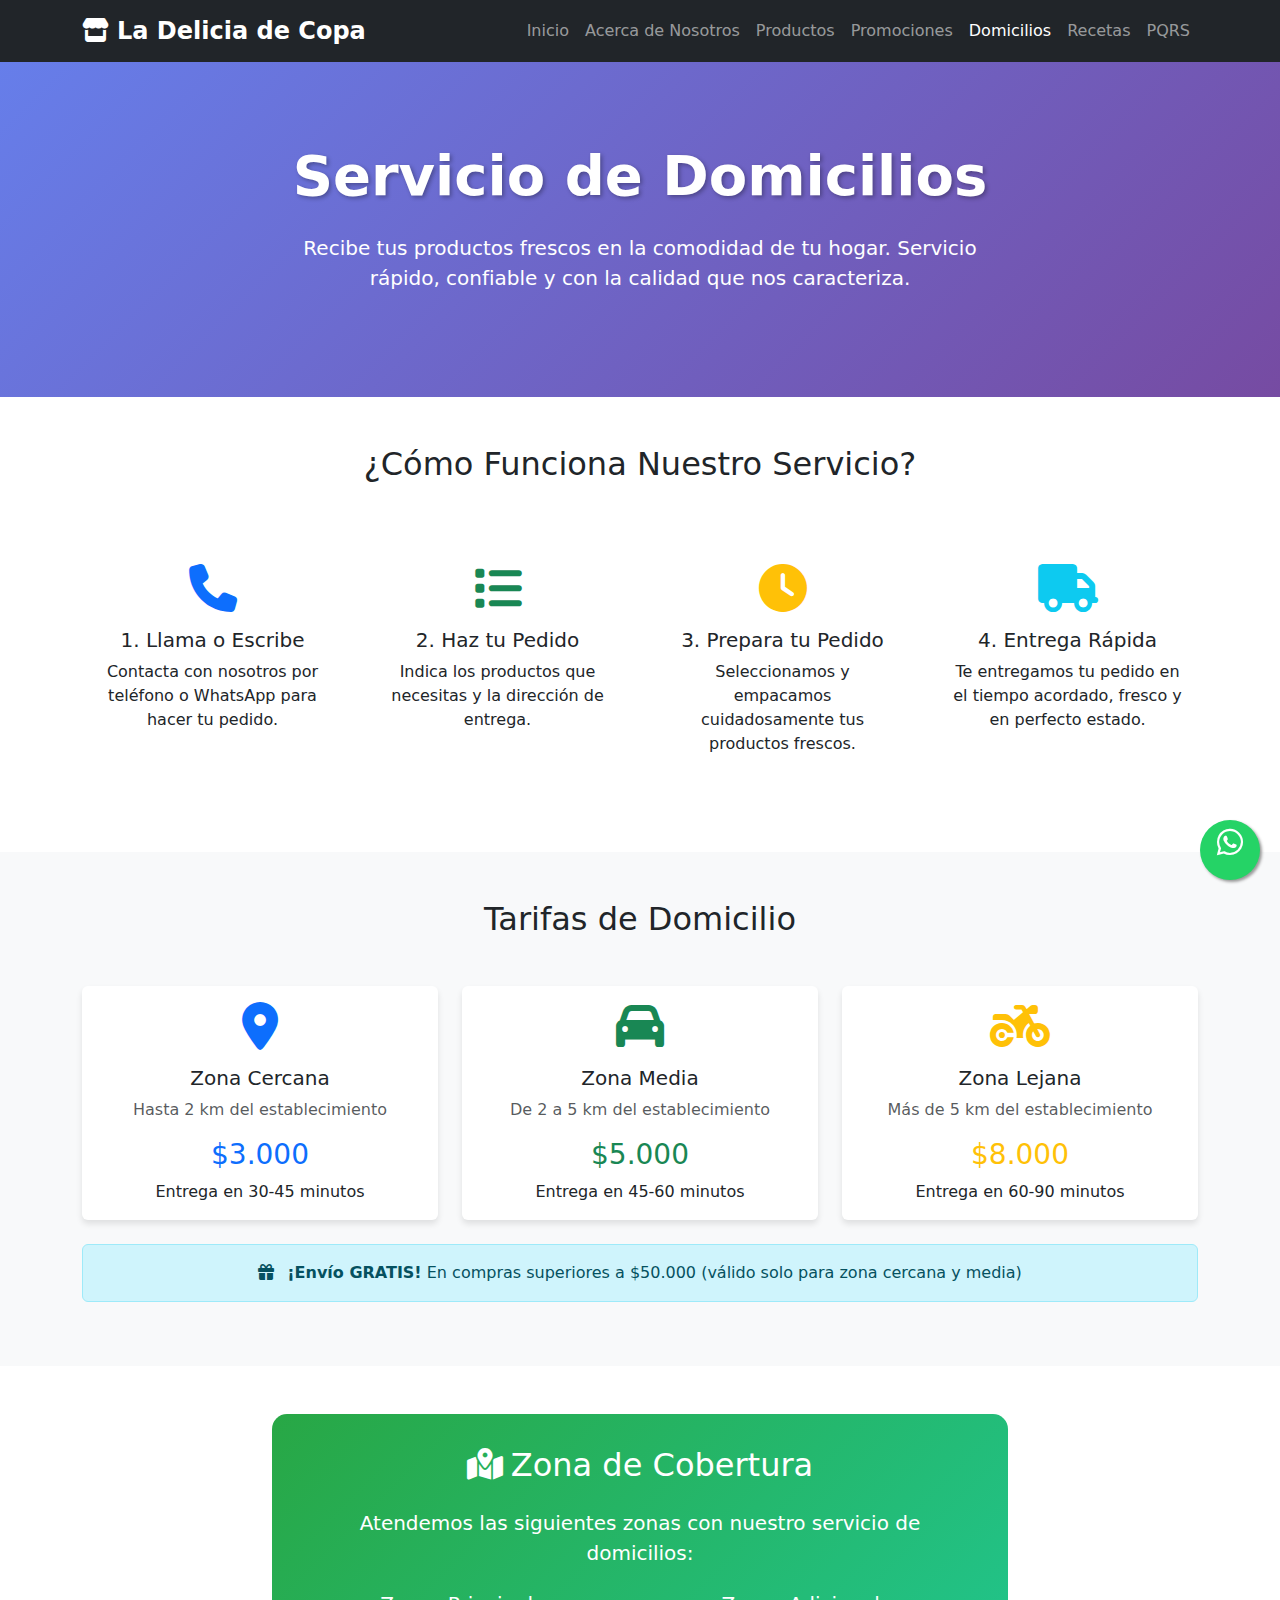
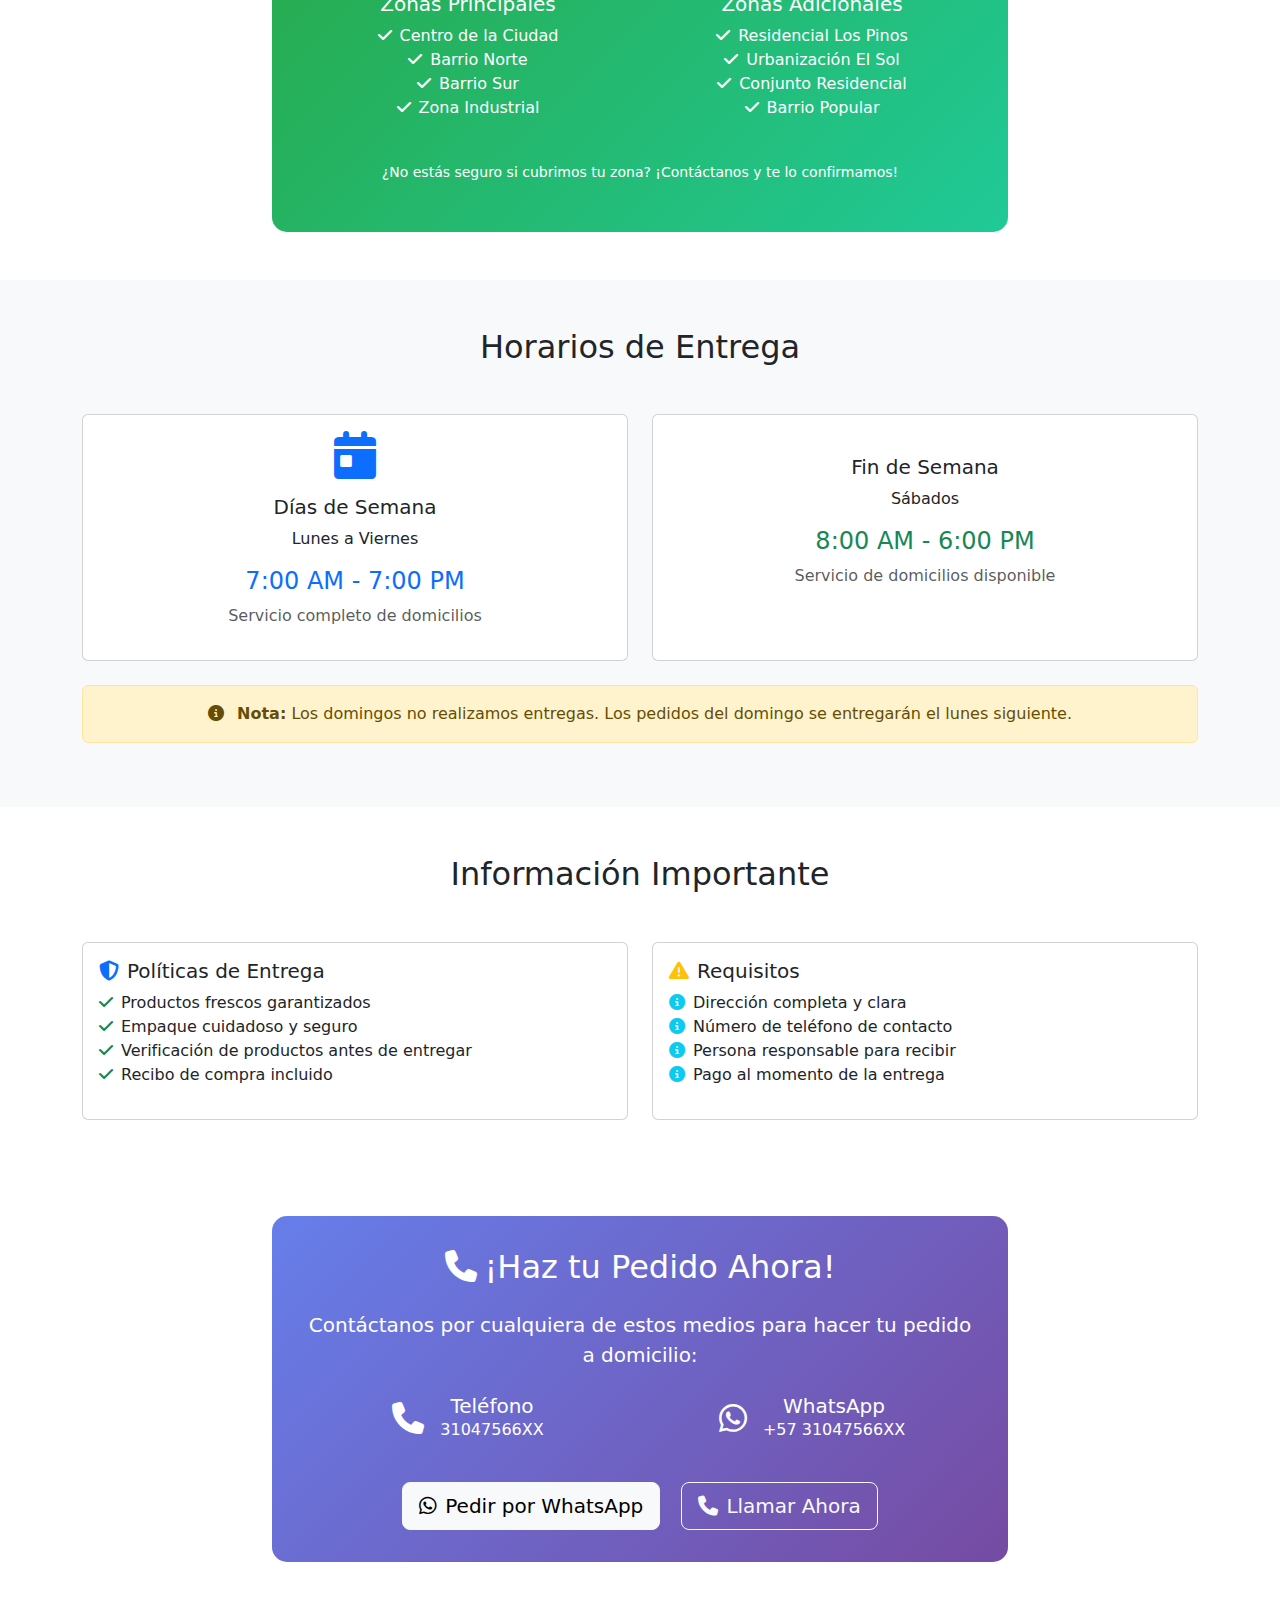
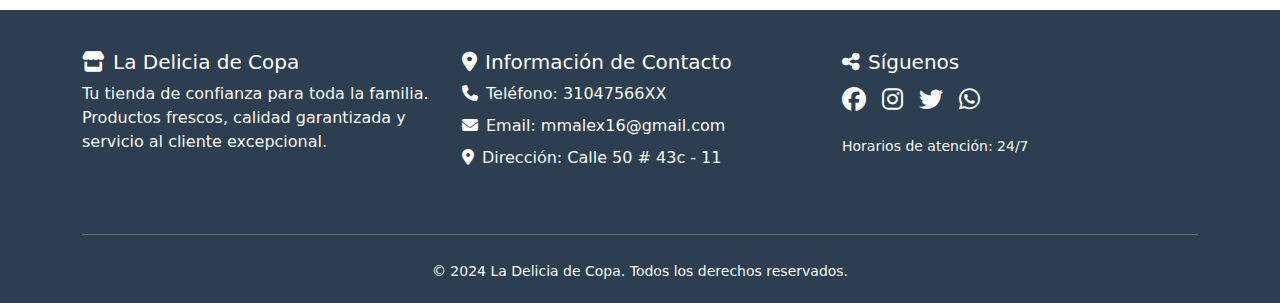
<file: domicilios.html>
<!DOCTYPE html>
<html lang="es">
<head>
    <meta charset="UTF-8">
    <meta name="viewport" content="width=device-width, initial-scale=1.0">
    <title>Domicilios - La Delicia de Copa</title>
    <!-- Bootstrap CSS -->
    <link href="https://cdn.jsdelivr.net/npm/bootstrap@5.3.0/dist/css/bootstrap.min.css" rel="stylesheet">
    <!-- Bootstrap Icons -->
    <link rel="stylesheet" href="https://cdn.jsdelivr.net/npm/bootstrap-icons@1.10.0/font/bootstrap-icons.css">
    <!-- Font Awesome para iconos adicionales -->
    <link rel="stylesheet" href="https://cdnjs.cloudflare.com/ajax/libs/font-awesome/6.4.0/css/all.min.css">
    <!-- Estilos personalizados -->
    <link rel="stylesheet" href="styles.css">
    <style>
        .delivery-step {
            text-align: center;
            padding: 2rem 1rem;
        }
        .delivery-step i {
            font-size: 3rem;
            margin-bottom: 1rem;
        }
        .coverage-area {
            background: linear-gradient(135deg, #28a745 0%, #20c997 100%);
            color: white;
            border-radius: 15px;
            padding: 2rem;
        }
        .pricing-card {
            border: none;
            box-shadow: 0 4px 6px rgba(0, 0, 0, 0.1);
            transition: transform 0.3s ease;
        }
        .pricing-card:hover {
            transform: translateY(-5px);
        }
        .contact-card {
            background: linear-gradient(135deg, #667eea 0%, #764ba2 100%);
            color: white;
            border-radius: 15px;
            padding: 2rem;
        }
    </style>
</head>
<body>
    <!-- Navbar -->
    <nav class="navbar navbar-expand-lg navbar-dark bg-dark sticky-top">
        <div class="container">
            <a class="navbar-brand" href="index.html">
                <i class="fas fa-store me-2"></i>La Delicia de Copa
            </a>
            <button class="navbar-toggler" type="button" data-bs-toggle="collapse" data-bs-target="#navbarNav">
                <span class="navbar-toggler-icon"></span>
            </button>
            <div class="collapse navbar-collapse" id="navbarNav">
                <ul class="navbar-nav ms-auto">
                    <li class="nav-item">
                        <a class="nav-link" href="index.html">Inicio</a>
                    </li>
                    <li class="nav-item">
                        <a class="nav-link" href="acerca-de-nosotros.html">Acerca de Nosotros</a>
                    </li>
                    <li class="nav-item">
                        <a class="nav-link" href="productos.html">Productos</a>
                    </li>
                    <li class="nav-item">
                        <a class="nav-link" href="promociones.html">Promociones</a>
                    </li>
                    <li class="nav-item">
                        <a class="nav-link active" href="domicilios.html">Domicilios</a>
                    </li>
                    <li class="nav-item">
                        <a class="nav-link" href="recetas.html">Recetas</a>
                    </li>
                    <li class="nav-item">
                        <a class="nav-link" href="pqrs.html">PQRS</a>
                    </li>
                </ul>
            </div>
        </div>
    </nav>

    <!-- Hero Section -->
    <section class="hero-section">
        <div class="container">
            <div class="row align-items-center">
                <div class="col-lg-8 mx-auto text-center">
                    <h1 class="display-4 fw-bold mb-4">Servicio de Domicilios</h1>
                    <p class="lead mb-4">Recibe tus productos frescos en la comodidad de tu hogar. Servicio rápido, confiable y con la calidad que nos caracteriza.</p>
                </div>
            </div>
        </div>
    </section>

    <!-- Cómo Funciona -->
    <section class="py-5">
        <div class="container">
            <h2 class="text-center mb-5">¿Cómo Funciona Nuestro Servicio?</h2>
            <div class="row g-4">
                <div class="col-md-3">
                    <div class="delivery-step">
                        <i class="fas fa-phone text-primary"></i>
                        <h5>1. Llama o Escribe</h5>
                        <p>Contacta con nosotros por teléfono o WhatsApp para hacer tu pedido.</p>
                    </div>
                </div>
                <div class="col-md-3">
                    <div class="delivery-step">
                        <i class="fas fa-list text-success"></i>
                        <h5>2. Haz tu Pedido</h5>
                        <p>Indica los productos que necesitas y la dirección de entrega.</p>
                    </div>
                </div>
                <div class="col-md-3">
                    <div class="delivery-step">
                        <i class="fas fa-clock text-warning"></i>
                        <h5>3. Prepara tu Pedido</h5>
                        <p>Seleccionamos y empacamos cuidadosamente tus productos frescos.</p>
                    </div>
                </div>
                <div class="col-md-3">
                    <div class="delivery-step">
                        <i class="fas fa-truck text-info"></i>
                        <h5>4. Entrega Rápida</h5>
                        <p>Te entregamos tu pedido en el tiempo acordado, fresco y en perfecto estado.</p>
                    </div>
                </div>
            </div>
        </div>
    </section>

    <!-- Tarifas de Domicilio -->
    <section class="py-5 bg-light">
        <div class="container">
            <h2 class="text-center mb-5">Tarifas de Domicilio</h2>
            <div class="row g-4">
                <div class="col-md-4">
                    <div class="card pricing-card h-100 text-center">
                        <div class="card-body">
                            <i class="fas fa-map-marker-alt text-primary mb-3" style="font-size: 3rem;"></i>
                            <h5 class="card-title">Zona Cercana</h5>
                            <p class="text-muted">Hasta 2 km del establecimiento</p>
                            <h3 class="text-primary">$3.000</h3>
                            <p class="card-text">Entrega en 30-45 minutos</p>
                        </div>
                    </div>
                </div>
                <div class="col-md-4">
                    <div class="card pricing-card h-100 text-center">
                        <div class="card-body">
                            <i class="fas fa-car text-success mb-3" style="font-size: 3rem;"></i>
                            <h5 class="card-title">Zona Media</h5>
                            <p class="text-muted">De 2 a 5 km del establecimiento</p>
                            <h3 class="text-success">$5.000</h3>
                            <p class="card-text">Entrega en 45-60 minutos</p>
                        </div>
                    </div>
                </div>
                <div class="col-md-4">
                    <div class="card pricing-card h-100 text-center">
                        <div class="card-body">
                            <i class="fas fa-motorcycle text-warning mb-3" style="font-size: 3rem;"></i>
                            <h5 class="card-title">Zona Lejana</h5>
                            <p class="text-muted">Más de 5 km del establecimiento</p>
                            <h3 class="text-warning">$8.000</h3>
                            <p class="card-text">Entrega en 60-90 minutos</p>
                        </div>
                    </div>
                </div>
            </div>
            <div class="row mt-4">
                <div class="col-12">
                    <div class="alert alert-info text-center">
                        <i class="fas fa-gift me-2"></i>
                        <strong>¡Envío GRATIS!</strong> En compras superiores a $50.000 (válido solo para zona cercana y media)
                    </div>
                </div>
            </div>
        </div>
    </section>

    <!-- Zona de Cobertura -->
    <section class="py-5">
        <div class="container">
            <div class="row">
                <div class="col-lg-8 mx-auto">
                    <div class="coverage-area text-center">
                        <h2 class="mb-4">
                            <i class="fas fa-map-marked-alt me-2"></i>Zona de Cobertura
                        </h2>
                        <p class="lead mb-4">Atendemos las siguientes zonas con nuestro servicio de domicilios:</p>
                        <div class="row g-3">
                            <div class="col-md-6">
                                <h5>Zonas Principales</h5>
                                <ul class="list-unstyled">
                                    <li><i class="fas fa-check me-2"></i>Centro de la Ciudad</li>
                                    <li><i class="fas fa-check me-2"></i>Barrio Norte</li>
                                    <li><i class="fas fa-check me-2"></i>Barrio Sur</li>
                                    <li><i class="fas fa-check me-2"></i>Zona Industrial</li>
                                </ul>
                            </div>
                            <div class="col-md-6">
                                <h5>Zonas Adicionales</h5>
                                <ul class="list-unstyled">
                                    <li><i class="fas fa-check me-2"></i>Residencial Los Pinos</li>
                                    <li><i class="fas fa-check me-2"></i>Urbanización El Sol</li>
                                    <li><i class="fas fa-check me-2"></i>Conjunto Residencial</li>
                                    <li><i class="fas fa-check me-2"></i>Barrio Popular</li>
                                </ul>
                            </div>
                        </div>
                        <p class="mt-4">
                            <small>¿No estás seguro si cubrimos tu zona? ¡Contáctanos y te lo confirmamos!</small>
                        </p>
                    </div>
                </div>
            </div>
        </div>
    </section>

    <!-- Horarios de Entrega -->
    <section class="py-5 bg-light">
        <div class="container">
            <h2 class="text-center mb-5">Horarios de Entrega</h2>
            <div class="row g-4">
                <div class="col-md-6">
                    <div class="card h-100">
                        <div class="card-body text-center">
                            <i class="fas fa-calendar-day text-primary mb-3" style="font-size: 3rem;"></i>
                            <h5 class="card-title">Días de Semana</h5>
                            <p class="card-text">Lunes a Viernes</p>
                            <h4 class="text-primary">7:00 AM - 7:00 PM</h4>
                            <p class="text-muted">Servicio completo de domicilios</p>
                        </div>
                    </div>
                </div>
                <div class="col-md-6">
                    <div class="card h-100">
                        <div class="card-body text-center">
                            <i class="fas fa-calendar-weekend text-success mb-3" style="font-size: 3rem;"></i>
                            <h5 class="card-title">Fin de Semana</h5>
                            <p class="card-text">Sábados</p>
                            <h4 class="text-success">8:00 AM - 6:00 PM</h4>
                            <p class="text-muted">Servicio de domicilios disponible</p>
                        </div>
                    </div>
                </div>
            </div>
            <div class="row mt-4">
                <div class="col-12">
                    <div class="alert alert-warning text-center">
                        <i class="fas fa-info-circle me-2"></i>
                        <strong>Nota:</strong> Los domingos no realizamos entregas. Los pedidos del domingo se entregarán el lunes siguiente.
                    </div>
                </div>
            </div>
        </div>
    </section>

    <!-- Información Importante -->
    <section class="py-5">
        <div class="container">
            <h2 class="text-center mb-5">Información Importante</h2>
            <div class="row g-4">
                <div class="col-md-6">
                    <div class="card h-100">
                        <div class="card-body">
                            <h5 class="card-title">
                                <i class="fas fa-shield-alt text-primary me-2"></i>Políticas de Entrega
                            </h5>
                            <ul class="list-unstyled">
                                <li><i class="fas fa-check text-success me-2"></i>Productos frescos garantizados</li>
                                <li><i class="fas fa-check text-success me-2"></i>Empaque cuidadoso y seguro</li>
                                <li><i class="fas fa-check text-success me-2"></i>Verificación de productos antes de entregar</li>
                                <li><i class="fas fa-check text-success me-2"></i>Recibo de compra incluido</li>
                            </ul>
                        </div>
                    </div>
                </div>
                <div class="col-md-6">
                    <div class="card h-100">
                        <div class="card-body">
                            <h5 class="card-title">
                                <i class="fas fa-exclamation-triangle text-warning me-2"></i>Requisitos
                            </h5>
                            <ul class="list-unstyled">
                                <li><i class="fas fa-info-circle text-info me-2"></i>Dirección completa y clara</li>
                                <li><i class="fas fa-info-circle text-info me-2"></i>Número de teléfono de contacto</li>
                                <li><i class="fas fa-info-circle text-info me-2"></i>Persona responsable para recibir</li>
                                <li><i class="fas fa-info-circle text-info me-2"></i>Pago al momento de la entrega</li>
                            </ul>
                        </div>
                    </div>
                </div>
            </div>
        </div>
    </section>

    <!-- Contacto para Domicilios -->
    <section class="py-5">
        <div class="container">
            <div class="row">
                <div class="col-lg-8 mx-auto">
                    <div class="contact-card text-center">
                        <h2 class="mb-4">
                            <i class="fas fa-phone me-2"></i>¡Haz tu Pedido Ahora!
                        </h2>
                        <p class="lead mb-4">Contáctanos por cualquiera de estos medios para hacer tu pedido a domicilio:</p>
                        <div class="row g-3">
                            <div class="col-md-6">
                                <div class="d-flex align-items-center justify-content-center mb-3">
                                    <i class="fas fa-phone me-3" style="font-size: 2rem;"></i>
                                    <div>
                                        <h5 class="mb-0">Teléfono</h5>
                                        <p class="mb-0">31047566XX</p>
                                    </div>
                                </div>
                            </div>
                            <div class="col-md-6">
                                <div class="d-flex align-items-center justify-content-center mb-3">
                                    <i class="fab fa-whatsapp me-3" style="font-size: 2rem;"></i>
                                    <div>
                                        <h5 class="mb-0">WhatsApp</h5>
                                        <p class="mb-0">+57 31047566XX</p>
                                    </div>
                                </div>
                            </div>
                        </div>
                        <div class="mt-4">
                            <a href="https://wa.me/573113480761" class="btn btn-light btn-lg me-3" target="_blank">
                                <i class="fab fa-whatsapp me-2"></i>Pedir por WhatsApp
                            </a>
                            <a href="tel:31047566XX" class="btn btn-outline-light btn-lg">
                                <i class="fas fa-phone me-2"></i>Llamar Ahora
                            </a>
                        </div>
                    </div>
                </div>
            </div>
        </div>
    </section>

    <!-- Footer -->
    <footer class="footer">
        <div class="container">
            <div class="row">
                <div class="col-lg-4 mb-4">
                    <h5><i class="fas fa-store me-2"></i>La Delicia de Copa</h5>
                    <p class="text-light">Tu tienda de confianza para toda la familia. Productos frescos, calidad garantizada y servicio al cliente excepcional.</p>
                </div>
                <div class="col-lg-4 mb-4">
                    <h5><i class="fas fa-map-marker-alt me-2"></i>Información de Contacto</h5>
                    <p class="text-light mb-2">
                        <i class="fas fa-phone me-2"></i>Teléfono: 31047566XX
                    </p>
                    <p class="text-light mb-2">
                        <i class="fas fa-envelope me-2"></i>Email: mmalex16@gmail.com
                    </p>
                    <p class="text-light">
                        <i class="fas fa-map-marker-alt me-2"></i>Dirección: Calle 50 # 43c - 11
                    </p>
                </div>
                <div class="col-lg-4 mb-4">
                    <h5><i class="fas fa-share-alt me-2"></i>Síguenos</h5>
                    <div class="d-flex gap-3">
                        <a href="#" class="text-light" style="font-size: 1.5rem;">
                            <i class="fab fa-facebook"></i>
                        </a>
                        <a href="#" class="text-light" style="font-size: 1.5rem;">
                            <i class="fab fa-instagram"></i>
                        </a>
                        <a href="#" class="text-light" style="font-size: 1.5rem;">
                            <i class="fab fa-twitter"></i>
                        </a>
                        <a href="#" class="text-light" style="font-size: 1.5rem;">
                            <i class="fab fa-whatsapp"></i>
                        </a>
                    </div>
                    <p class="text-light mt-3">
                        <small>Horarios de atención: 24/7</small>
                    </p>
                </div>
            </div>
            <hr class="my-4">
            <div class="row">
                <div class="col-12 text-center">
                    <p class="text-light mb-0">
                        <small>&copy; 2024 La Delicia de Copa. Todos los derechos reservados.</small>
                    </p>
                </div>
            </div>
        </div>
    </footer>

    <!-- Botón flotante de WhatsApp -->
    <a href="https://wa.me/573113480761" class="whatsapp-float" target="_blank" title="Chatea con nosotros">
        <i class="fab fa-whatsapp"></i>
    </a>

    <!-- Bootstrap JS -->
    <script src="https://cdn.jsdelivr.net/npm/bootstrap@5.3.0/dist/js/bootstrap.bundle.min.js"></script>
</body>
</html>
</file>
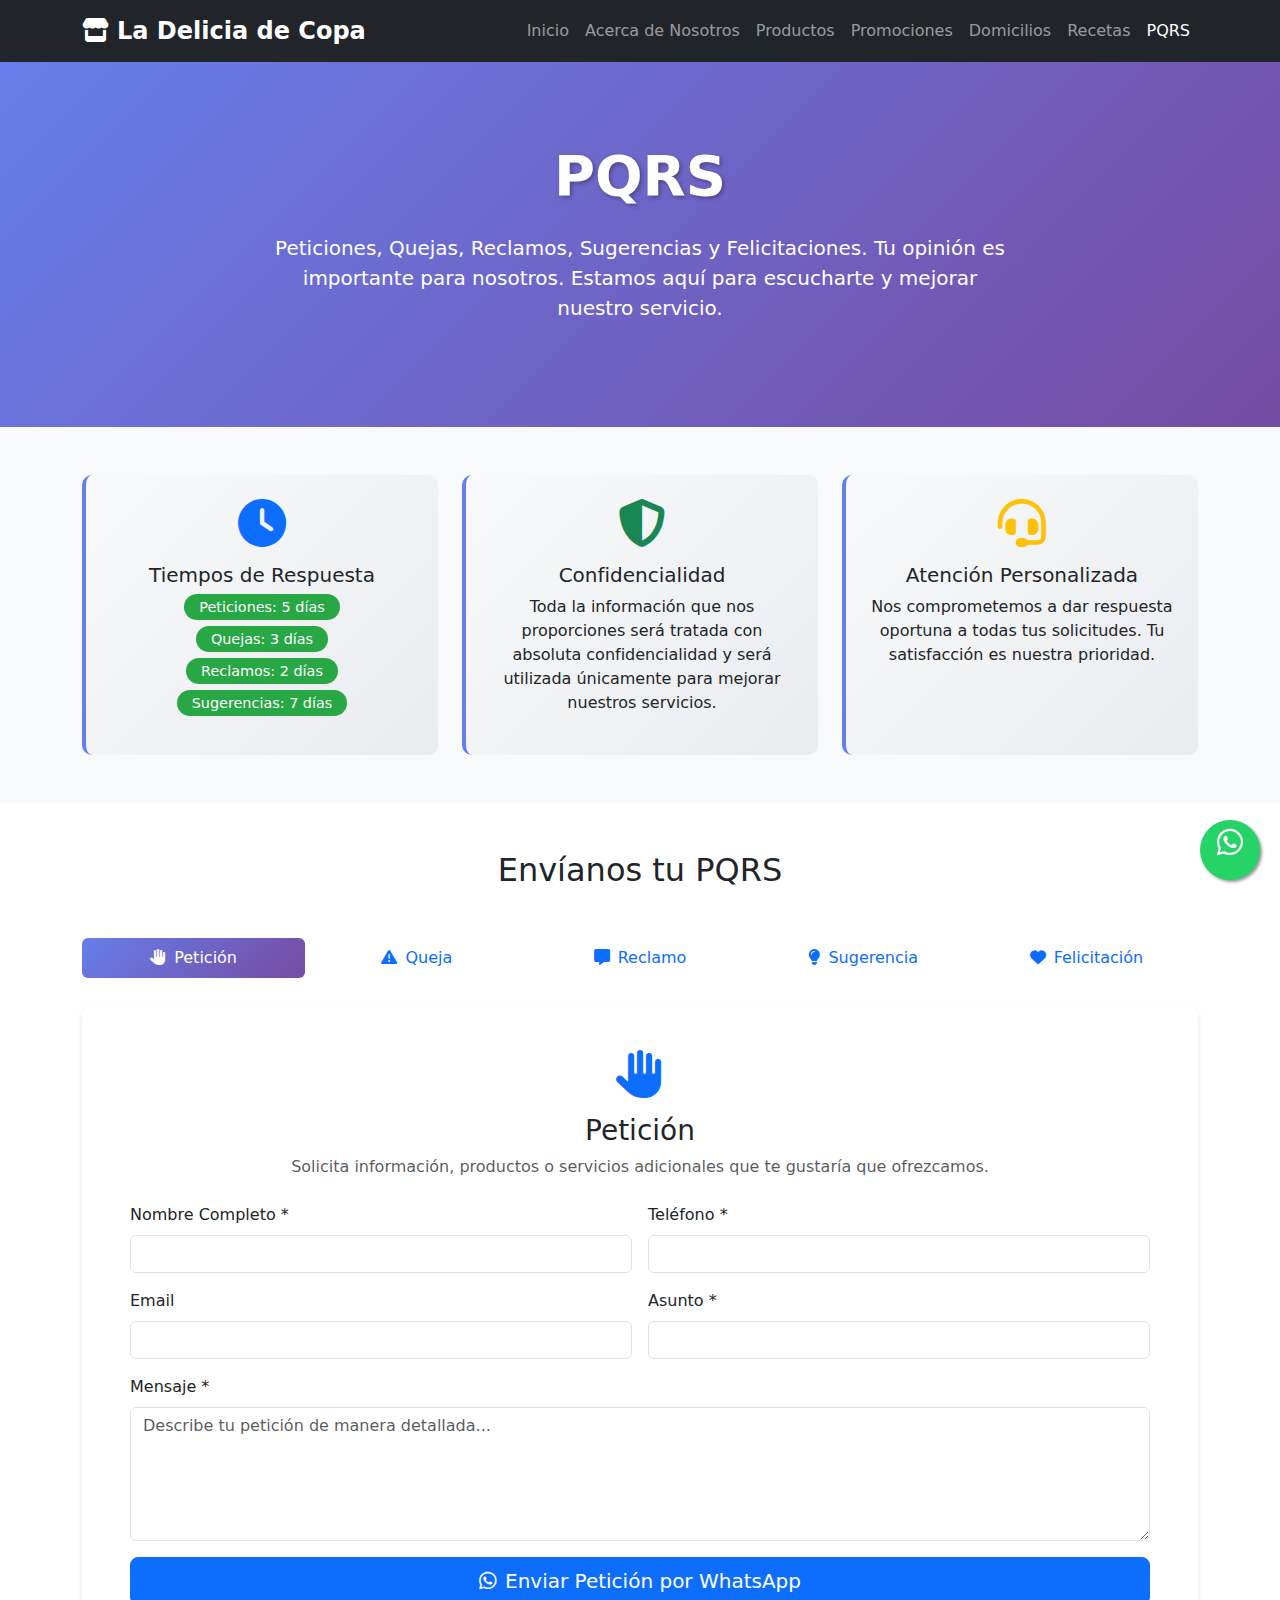
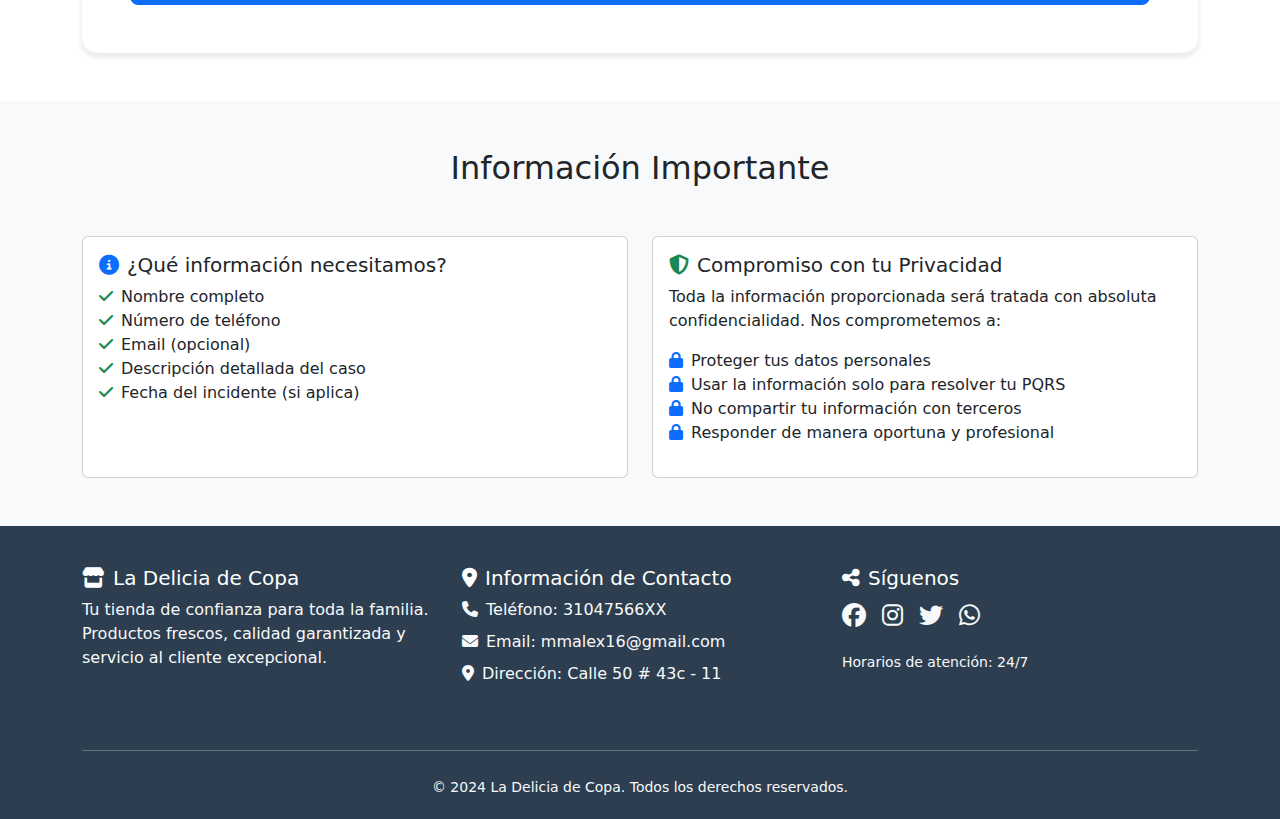
<file: pqrs.html>
<!DOCTYPE html>
<html lang="es">
<head>
    <meta charset="UTF-8">
    <meta name="viewport" content="width=device-width, initial-scale=1.0">
    <title>PQRS - La Delicia de Copa</title>
    <!-- Bootstrap CSS -->
    <link href="https://cdn.jsdelivr.net/npm/bootstrap@5.3.0/dist/css/bootstrap.min.css" rel="stylesheet">
    <!-- Bootstrap Icons -->
    <link rel="stylesheet" href="https://cdn.jsdelivr.net/npm/bootstrap-icons@1.10.0/font/bootstrap-icons.css">
    <!-- Font Awesome para iconos adicionales -->
    <link rel="stylesheet" href="https://cdnjs.cloudflare.com/ajax/libs/font-awesome/6.4.0/css/all.min.css">
    <!-- Estilos personalizados -->
    <link rel="stylesheet" href="styles.css">
    <style>
        .pqrs-tab {
            cursor: pointer;
            transition: all 0.3s ease;
            border-radius: 10px 10px 0 0;
        }
        .pqrs-tab:hover {
            transform: translateY(-2px);
        }
        .pqrs-tab.active {
            background: linear-gradient(135deg, #667eea 0%, #764ba2 100%);
            color: white;
        }
        .pqrs-form-card {
            border: none;
            box-shadow: 0 4px 6px rgba(0, 0, 0, 0.1);
            border-radius: 15px;
            padding: 2rem;
        }
        .pqrs-icon {
            font-size: 3rem;
            margin-bottom: 1rem;
        }
        .info-card {
            background: linear-gradient(135deg, #f8f9fa 0%, #e9ecef 100%);
            border-left: 4px solid #667eea;
            border-radius: 10px;
            padding: 1.5rem;
        }
        .time-badge {
            background-color: #28a745;
            color: white;
            padding: 5px 15px;
            border-radius: 20px;
            font-size: 0.9rem;
        }
    </style>
</head>
<body>
    <!-- Navbar -->
    <nav class="navbar navbar-expand-lg navbar-dark bg-dark sticky-top">
        <div class="container">
            <a class="navbar-brand" href="index.html">
                <i class="fas fa-store me-2"></i>La Delicia de Copa
            </a>
            <button class="navbar-toggler" type="button" data-bs-toggle="collapse" data-bs-target="#navbarNav">
                <span class="navbar-toggler-icon"></span>
            </button>
            <div class="collapse navbar-collapse" id="navbarNav">
                <ul class="navbar-nav ms-auto">
                    <li class="nav-item">
                        <a class="nav-link" href="index.html">Inicio</a>
                    </li>
                    <li class="nav-item">
                        <a class="nav-link" href="acerca-de-nosotros.html">Acerca de Nosotros</a>
                    </li>
                    <li class="nav-item">
                        <a class="nav-link" href="productos.html">Productos</a>
                    </li>
                    <li class="nav-item">
                        <a class="nav-link" href="promociones.html">Promociones</a>
                    </li>
                    <li class="nav-item">
                        <a class="nav-link" href="domicilios.html">Domicilios</a>
                    </li>
                    <li class="nav-item">
                        <a class="nav-link" href="recetas.html">Recetas</a>
                    </li>
                    <li class="nav-item">
                        <a class="nav-link active" href="pqrs.html">PQRS</a>
                    </li>
                </ul>
            </div>
        </div>
    </nav>

    <!-- Hero Section -->
    <section class="hero-section">
        <div class="container">
            <div class="row align-items-center">
                <div class="col-lg-8 mx-auto text-center">
                    <h1 class="display-4 fw-bold mb-4">PQRS</h1>
                    <p class="lead mb-4">Peticiones, Quejas, Reclamos, Sugerencias y Felicitaciones. Tu opinión es importante para nosotros. Estamos aquí para escucharte y mejorar nuestro servicio.</p>
                </div>
            </div>
        </div>
    </section>

    <!-- Información sobre PQRS -->
    <section class="py-5 bg-light">
        <div class="container">
            <div class="row g-4">
                <div class="col-md-4">
                    <div class="info-card text-center h-100">
                        <i class="fas fa-clock pqrs-icon text-primary"></i>
                        <h5>Tiempos de Respuesta</h5>
                        <p class="mb-2"><span class="time-badge">Peticiones: 5 días</span></p>
                        <p class="mb-2"><span class="time-badge">Quejas: 3 días</span></p>
                        <p class="mb-2"><span class="time-badge">Reclamos: 2 días</span></p>
                        <p class="mb-0"><span class="time-badge">Sugerencias: 7 días</span></p>
                    </div>
                </div>
                <div class="col-md-4">
                    <div class="info-card text-center h-100">
                        <i class="fas fa-shield-alt pqrs-icon text-success"></i>
                        <h5>Confidencialidad</h5>
                        <p>Toda la información que nos proporciones será tratada con absoluta confidencialidad y será utilizada únicamente para mejorar nuestros servicios.</p>
                    </div>
                </div>
                <div class="col-md-4">
                    <div class="info-card text-center h-100">
                        <i class="fas fa-headset pqrs-icon text-warning"></i>
                        <h5>Atención Personalizada</h5>
                        <p>Nos comprometemos a dar respuesta oportuna a todas tus solicitudes. Tu satisfacción es nuestra prioridad.</p>
                    </div>
                </div>
            </div>
        </div>
    </section>

    <!-- Formulario PQRS -->
    <section class="py-5">
        <div class="container">
            <h2 class="text-center mb-5">Envíanos tu PQRS</h2>
            
            <!-- Tabs para tipos de PQRS -->
            <ul class="nav nav-pills nav-justified mb-4" id="pqrsTabs" role="tablist">
                <li class="nav-item" role="presentation">
                    <button class="nav-link pqrs-tab active" id="peticion-tab" data-bs-toggle="tab" data-bs-target="#peticion" type="button" role="tab">
                        <i class="fas fa-hand-paper me-2"></i>Petición
                    </button>
                </li>
                <li class="nav-item" role="presentation">
                    <button class="nav-link pqrs-tab" id="queja-tab" data-bs-toggle="tab" data-bs-target="#queja" type="button" role="tab">
                        <i class="fas fa-exclamation-triangle me-2"></i>Queja
                    </button>
                </li>
                <li class="nav-item" role="presentation">
                    <button class="nav-link pqrs-tab" id="reclamo-tab" data-bs-toggle="tab" data-bs-target="#reclamo" type="button" role="tab">
                        <i class="fas fa-comment-alt me-2"></i>Reclamo
                    </button>
                </li>
                <li class="nav-item" role="presentation">
                    <button class="nav-link pqrs-tab" id="sugerencia-tab" data-bs-toggle="tab" data-bs-target="#sugerencia" type="button" role="tab">
                        <i class="fas fa-lightbulb me-2"></i>Sugerencia
                    </button>
                </li>
                <li class="nav-item" role="presentation">
                    <button class="nav-link pqrs-tab" id="felicitacion-tab" data-bs-toggle="tab" data-bs-target="#felicitacion" type="button" role="tab">
                        <i class="fas fa-heart me-2"></i>Felicitación
                    </button>
                </li>
            </ul>

            <!-- Contenido de los Tabs -->
            <div class="tab-content" id="pqrsTabContent">
                <!-- Petición -->
                <div class="tab-pane fade show active" id="peticion" role="tabpanel">
                    <div class="card pqrs-form-card">
                        <div class="card-body">
                            <div class="text-center mb-4">
                                <i class="fas fa-hand-paper pqrs-icon text-primary"></i>
                                <h3>Petición</h3>
                                <p class="text-muted">Solicita información, productos o servicios adicionales que te gustaría que ofrezcamos.</p>
                            </div>
                            <form id="peticionForm">
                                <div class="row g-3">
                                    <div class="col-md-6">
                                        <label for="peticionNombre" class="form-label">Nombre Completo *</label>
                                        <input type="text" class="form-control" id="peticionNombre" required>
                                    </div>
                                    <div class="col-md-6">
                                        <label for="peticionTelefono" class="form-label">Teléfono *</label>
                                        <input type="tel" class="form-control" id="peticionTelefono" required>
                                    </div>
                                    <div class="col-md-6">
                                        <label for="peticionEmail" class="form-label">Email</label>
                                        <input type="email" class="form-control" id="peticionEmail">
                                    </div>
                                    <div class="col-md-6">
                                        <label for="peticionAsunto" class="form-label">Asunto *</label>
                                        <input type="text" class="form-control" id="peticionAsunto" required>
                                    </div>
                                    <div class="col-12">
                                        <label for="peticionMensaje" class="form-label">Mensaje *</label>
                                        <textarea class="form-control" id="peticionMensaje" rows="5" required placeholder="Describe tu petición de manera detallada..."></textarea>
                                    </div>
                                    <div class="col-12">
                                        <button type="submit" class="btn btn-primary btn-lg w-100">
                                            <i class="fab fa-whatsapp me-2"></i>Enviar Petición por WhatsApp
                                        </button>
                                    </div>
                                </div>
                            </form>
                        </div>
                    </div>
                </div>

                <!-- Queja -->
                <div class="tab-pane fade" id="queja" role="tabpanel">
                    <div class="card pqrs-form-card">
                        <div class="card-body">
                            <div class="text-center mb-4">
                                <i class="fas fa-exclamation-triangle pqrs-icon text-warning"></i>
                                <h3>Queja</h3>
                                <p class="text-muted">Expresa tu insatisfacción con algún aspecto de nuestro servicio. Nos comprometemos a revisar y mejorar.</p>
                            </div>
                            <form id="quejaForm">
                                <div class="row g-3">
                                    <div class="col-md-6">
                                        <label for="quejaNombre" class="form-label">Nombre Completo *</label>
                                        <input type="text" class="form-control" id="quejaNombre" required>
                                    </div>
                                    <div class="col-md-6">
                                        <label for="quejaTelefono" class="form-label">Teléfono *</label>
                                        <input type="tel" class="form-control" id="quejaTelefono" required>
                                    </div>
                                    <div class="col-md-6">
                                        <label for="quejaEmail" class="form-label">Email</label>
                                        <input type="email" class="form-control" id="quejaEmail">
                                    </div>
                                    <div class="col-md-6">
                                        <label for="quejaFecha" class="form-label">Fecha del incidente *</label>
                                        <input type="date" class="form-control" id="quejaFecha" required>
                                    </div>
                                    <div class="col-12">
                                        <label for="quejaAsunto" class="form-label">Asunto *</label>
                                        <input type="text" class="form-control" id="quejaAsunto" required>
                                    </div>
                                    <div class="col-12">
                                        <label for="quejaMensaje" class="form-label">Descripción de la Queja *</label>
                                        <textarea class="form-control" id="quejaMensaje" rows="5" required placeholder="Describe detalladamente qué sucedió y por qué estás insatisfecho..."></textarea>
                                    </div>
                                    <div class="col-12">
                                        <button type="submit" class="btn btn-warning btn-lg w-100">
                                            <i class="fab fa-whatsapp me-2"></i>Enviar Queja por WhatsApp
                                        </button>
                                    </div>
                                </div>
                            </form>
                        </div>
                    </div>
                </div>

                <!-- Reclamo -->
                <div class="tab-pane fade" id="reclamo" role="tabpanel">
                    <div class="card pqrs-form-card">
                        <div class="card-body">
                            <div class="text-center mb-4">
                                <i class="fas fa-comment-alt pqrs-icon text-danger"></i>
                                <h3>Reclamo</h3>
                                <p class="text-muted">Si consideras que tus derechos como cliente fueron vulnerados, presenta tu reclamo. Lo revisaremos con prioridad.</p>
                            </div>
                            <form id="reclamoForm">
                                <div class="row g-3">
                                    <div class="col-md-6">
                                        <label for="reclamoNombre" class="form-label">Nombre Completo *</label>
                                        <input type="text" class="form-control" id="reclamoNombre" required>
                                    </div>
                                    <div class="col-md-6">
                                        <label for="reclamoTelefono" class="form-label">Teléfono *</label>
                                        <input type="tel" class="form-control" id="reclamoTelefono" required>
                                    </div>
                                    <div class="col-md-6">
                                        <label for="reclamoEmail" class="form-label">Email</label>
                                        <input type="email" class="form-control" id="reclamoEmail">
                                    </div>
                                    <div class="col-md-6">
                                        <label for="reclamoFecha" class="form-label">Fecha del incidente *</label>
                                        <input type="date" class="form-control" id="reclamoFecha" required>
                                    </div>
                                    <div class="col-12">
                                        <label for="reclamoAsunto" class="form-label">Asunto *</label>
                                        <input type="text" class="form-control" id="reclamoAsunto" required>
                                    </div>
                                    <div class="col-12">
                                        <label for="reclamoMensaje" class="form-label">Descripción del Reclamo *</label>
                                        <textarea class="form-control" id="reclamoMensaje" rows="5" required placeholder="Describe detalladamente el problema y qué solución esperas..."></textarea>
                                    </div>
                                    <div class="col-12">
                                        <button type="submit" class="btn btn-danger btn-lg w-100">
                                            <i class="fab fa-whatsapp me-2"></i>Enviar Reclamo por WhatsApp
                                        </button>
                                    </div>
                                </div>
                            </form>
                        </div>
                    </div>
                </div>

                <!-- Sugerencia -->
                <div class="tab-pane fade" id="sugerencia" role="tabpanel">
                    <div class="card pqrs-form-card">
                        <div class="card-body">
                            <div class="text-center mb-4">
                                <i class="fas fa-lightbulb pqrs-icon text-info"></i>
                                <h3>Sugerencia</h3>
                                <p class="text-muted">Comparte tus ideas para mejorar nuestros productos, servicios o atención. Tu opinión nos ayuda a crecer.</p>
                            </div>
                            <form id="sugerenciaForm">
                                <div class="row g-3">
                                    <div class="col-md-6">
                                        <label for="sugerenciaNombre" class="form-label">Nombre Completo *</label>
                                        <input type="text" class="form-control" id="sugerenciaNombre" required>
                                    </div>
                                    <div class="col-md-6">
                                        <label for="sugerenciaTelefono" class="form-label">Teléfono *</label>
                                        <input type="tel" class="form-control" id="sugerenciaTelefono" required>
                                    </div>
                                    <div class="col-md-6">
                                        <label for="sugerenciaEmail" class="form-label">Email</label>
                                        <input type="email" class="form-control" id="sugerenciaEmail">
                                    </div>
                                    <div class="col-md-6">
                                        <label for="sugerenciaAsunto" class="form-label">Asunto *</label>
                                        <input type="text" class="form-control" id="sugerenciaAsunto" required>
                                    </div>
                                    <div class="col-12">
                                        <label for="sugerenciaMensaje" class="form-label">Tu Sugerencia *</label>
                                        <textarea class="form-control" id="sugerenciaMensaje" rows="5" required placeholder="Comparte tus ideas y sugerencias para mejorar nuestro servicio..."></textarea>
                                    </div>
                                    <div class="col-12">
                                        <button type="submit" class="btn btn-info btn-lg w-100">
                                            <i class="fab fa-whatsapp me-2"></i>Enviar Sugerencia por WhatsApp
                                        </button>
                                    </div>
                                </div>
                            </form>
                        </div>
                    </div>
                </div>

                <!-- Felicitación -->
                <div class="tab-pane fade" id="felicitacion" role="tabpanel">
                    <div class="card pqrs-form-card">
                        <div class="card-body">
                            <div class="text-center mb-4">
                                <i class="fas fa-heart pqrs-icon text-danger"></i>
                                <h3>Felicitación</h3>
                                <p class="text-muted">Si tuviste una excelente experiencia con nosotros, compártela. Nos encanta saber que estamos haciendo bien las cosas.</p>
                            </div>
                            <form id="felicitacionForm">
                                <div class="row g-3">
                                    <div class="col-md-6">
                                        <label for="felicitacionNombre" class="form-label">Nombre Completo *</label>
                                        <input type="text" class="form-control" id="felicitacionNombre" required>
                                    </div>
                                    <div class="col-md-6">
                                        <label for="felicitacionTelefono" class="form-label">Teléfono *</label>
                                        <input type="tel" class="form-control" id="felicitacionTelefono" required>
                                    </div>
                                    <div class="col-md-6">
                                        <label for="felicitacionEmail" class="form-label">Email</label>
                                        <input type="email" class="form-control" id="felicitacionEmail">
                                    </div>
                                    <div class="col-md-6">
                                        <label for="felicitacionAsunto" class="form-label">Asunto *</label>
                                        <input type="text" class="form-control" id="felicitacionAsunto" required>
                                    </div>
                                    <div class="col-12">
                                        <label for="felicitacionMensaje" class="form-label">Tu Felicitación *</label>
                                        <textarea class="form-control" id="felicitacionMensaje" rows="5" required placeholder="Cuéntanos qué te gustó de nuestro servicio..."></textarea>
                                    </div>
                                    <div class="col-12">
                                        <button type="submit" class="btn btn-success btn-lg w-100">
                                            <i class="fab fa-whatsapp me-2"></i>Enviar Felicitación por WhatsApp
                                        </button>
                                    </div>
                                </div>
                            </form>
                        </div>
                    </div>
                </div>
            </div>
        </div>
    </section>

    <!-- Información Adicional -->
    <section class="py-5 bg-light">
        <div class="container">
            <h2 class="text-center mb-5">Información Importante</h2>
            <div class="row g-4">
                <div class="col-md-6">
                    <div class="card h-100">
                        <div class="card-body">
                            <h5 class="card-title">
                                <i class="fas fa-info-circle text-primary me-2"></i>¿Qué información necesitamos?
                            </h5>
                            <ul class="list-unstyled">
                                <li><i class="fas fa-check text-success me-2"></i>Nombre completo</li>
                                <li><i class="fas fa-check text-success me-2"></i>Número de teléfono</li>
                                <li><i class="fas fa-check text-success me-2"></i>Email (opcional)</li>
                                <li><i class="fas fa-check text-success me-2"></i>Descripción detallada del caso</li>
                                <li><i class="fas fa-check text-success me-2"></i>Fecha del incidente (si aplica)</li>
                            </ul>
                        </div>
                    </div>
                </div>
                <div class="col-md-6">
                    <div class="card h-100">
                        <div class="card-body">
                            <h5 class="card-title">
                                <i class="fas fa-shield-alt text-success me-2"></i>Compromiso con tu Privacidad
                            </h5>
                            <p class="card-text">Toda la información proporcionada será tratada con absoluta confidencialidad. Nos comprometemos a:</p>
                            <ul class="list-unstyled">
                                <li><i class="fas fa-lock text-primary me-2"></i>Proteger tus datos personales</li>
                                <li><i class="fas fa-lock text-primary me-2"></i>Usar la información solo para resolver tu PQRS</li>
                                <li><i class="fas fa-lock text-primary me-2"></i>No compartir tu información con terceros</li>
                                <li><i class="fas fa-lock text-primary me-2"></i>Responder de manera oportuna y profesional</li>
                            </ul>
                        </div>
                    </div>
                </div>
            </div>
        </div>
    </section>

    <!-- Footer -->
    <footer class="footer">
        <div class="container">
            <div class="row">
                <div class="col-lg-4 mb-4">
                    <h5><i class="fas fa-store me-2"></i>La Delicia de Copa</h5>
                    <p class="text-light">Tu tienda de confianza para toda la familia. Productos frescos, calidad garantizada y servicio al cliente excepcional.</p>
                </div>
                <div class="col-lg-4 mb-4">
                    <h5><i class="fas fa-map-marker-alt me-2"></i>Información de Contacto</h5>
                    <p class="text-light mb-2">
                        <i class="fas fa-phone me-2"></i>Teléfono: 31047566XX
                    </p>
                    <p class="text-light mb-2">
                        <i class="fas fa-envelope me-2"></i>Email: mmalex16@gmail.com
                    </p>
                    <p class="text-light">
                        <i class="fas fa-map-marker-alt me-2"></i>Dirección: Calle 50 # 43c - 11
                    </p>
                </div>
                <div class="col-lg-4 mb-4">
                    <h5><i class="fas fa-share-alt me-2"></i>Síguenos</h5>
                    <div class="d-flex gap-3">
                        <a href="#" class="text-light" style="font-size: 1.5rem;">
                            <i class="fab fa-facebook"></i>
                        </a>
                        <a href="#" class="text-light" style="font-size: 1.5rem;">
                            <i class="fab fa-instagram"></i>
                        </a>
                        <a href="#" class="text-light" style="font-size: 1.5rem;">
                            <i class="fab fa-twitter"></i>
                        </a>
                        <a href="#" class="text-light" style="font-size: 1.5rem;">
                            <i class="fab fa-whatsapp"></i>
                        </a>
                    </div>
                    <p class="text-light mt-3">
                        <small>Horarios de atención: 24/7</small>
                    </p>
                </div>
            </div>
            <hr class="my-4">
            <div class="row">
                <div class="col-12 text-center">
                    <p class="text-light mb-0">
                        <small>&copy; 2024 La Delicia de Copa. Todos los derechos reservados.</small>
                    </p>
                </div>
            </div>
        </div>
    </footer>

    <!-- Botón flotante de WhatsApp -->
    <a href="https://wa.me/573113480761" class="whatsapp-float" target="_blank" title="Chatea con nosotros">
        <i class="fab fa-whatsapp"></i>
    </a>

    <!-- Bootstrap JS -->
    <script src="https://cdn.jsdelivr.net/npm/bootstrap@5.3.0/dist/js/bootstrap.bundle.min.js"></script>
    
    <!-- Script para PQRS -->
    <script>
        const tiposPQRS = {
            peticion: {
                nombre: 'Petición',
                icono: 'hand-paper',
                color: 'primary'
            },
            queja: {
                nombre: 'Queja',
                icono: 'exclamation-triangle',
                color: 'warning'
            },
            reclamo: {
                nombre: 'Reclamo',
                icono: 'comment-alt',
                color: 'danger'
            },
            sugerencia: {
                nombre: 'Sugerencia',
                icono: 'lightbulb',
                color: 'info'
            },
            felicitacion: {
                nombre: 'Felicitación',
                icono: 'heart',
                color: 'success'
            }
        };

        function enviarPQRS(tipo, formData) {
            const tipoInfo = tiposPQRS[tipo];
            const fecha = new Date().toLocaleDateString('es-CO');
            const hora = new Date().toLocaleTimeString('es-CO');
            
            let mensaje = `*${tipoInfo.nombre.toUpperCase()} - La Delicia de Copa*\n\n`;
            mensaje += `📅 Fecha: ${fecha} ${hora}\n\n`;
            mensaje += `👤 *Nombre:* ${formData.nombre}\n`;
            mensaje += `📞 *Teléfono:* ${formData.telefono}\n`;
            if (formData.email) {
                mensaje += `📧 *Email:* ${formData.email}\n`;
            }
            if (formData.fecha) {
                mensaje += `📆 *Fecha del incidente:* ${formData.fecha}\n`;
            }
            mensaje += `\n📋 *Asunto:* ${formData.asunto}\n\n`;
            mensaje += `💬 *Mensaje:*\n${formData.mensaje}\n\n`;
            mensaje += `_Gracias por contactarnos. Revisaremos tu ${tipoInfo.nombre.toLowerCase()} y te responderemos pronto._`;

            const urlWhatsApp = `https://wa.me/573113480761?text=${encodeURIComponent(mensaje)}`;
            window.open(urlWhatsApp, '_blank');
        }

        // Manejar envío de formularios
        document.getElementById('peticionForm').addEventListener('submit', function(e) {
            e.preventDefault();
            const formData = {
                nombre: document.getElementById('peticionNombre').value,
                telefono: document.getElementById('peticionTelefono').value,
                email: document.getElementById('peticionEmail').value,
                asunto: document.getElementById('peticionAsunto').value,
                mensaje: document.getElementById('peticionMensaje').value
            };
            enviarPQRS('peticion', formData);
            this.reset();
        });

        document.getElementById('quejaForm').addEventListener('submit', function(e) {
            e.preventDefault();
            const formData = {
                nombre: document.getElementById('quejaNombre').value,
                telefono: document.getElementById('quejaTelefono').value,
                email: document.getElementById('quejaEmail').value,
                fecha: document.getElementById('quejaFecha').value,
                asunto: document.getElementById('quejaAsunto').value,
                mensaje: document.getElementById('quejaMensaje').value
            };
            enviarPQRS('queja', formData);
            this.reset();
        });

        document.getElementById('reclamoForm').addEventListener('submit', function(e) {
            e.preventDefault();
            const formData = {
                nombre: document.getElementById('reclamoNombre').value,
                telefono: document.getElementById('reclamoTelefono').value,
                email: document.getElementById('reclamoEmail').value,
                fecha: document.getElementById('reclamoFecha').value,
                asunto: document.getElementById('reclamoAsunto').value,
                mensaje: document.getElementById('reclamoMensaje').value
            };
            enviarPQRS('reclamo', formData);
            this.reset();
        });

        document.getElementById('sugerenciaForm').addEventListener('submit', function(e) {
            e.preventDefault();
            const formData = {
                nombre: document.getElementById('sugerenciaNombre').value,
                telefono: document.getElementById('sugerenciaTelefono').value,
                email: document.getElementById('sugerenciaEmail').value,
                asunto: document.getElementById('sugerenciaAsunto').value,
                mensaje: document.getElementById('sugerenciaMensaje').value
            };
            enviarPQRS('sugerencia', formData);
            this.reset();
        });

        document.getElementById('felicitacionForm').addEventListener('submit', function(e) {
            e.preventDefault();
            const formData = {
                nombre: document.getElementById('felicitacionNombre').value,
                telefono: document.getElementById('felicitacionTelefono').value,
                email: document.getElementById('felicitacionEmail').value,
                asunto: document.getElementById('felicitacionAsunto').value,
                mensaje: document.getElementById('felicitacionMensaje').value
            };
            enviarPQRS('felicitacion', formData);
            this.reset();
        });
    </script>
</body>
</html>
</file>
<file: styles.css>
/* Estilos para La Delicia de Copa */

.hero-section {
    background: linear-gradient(135deg, #667eea 0%, #764ba2 100%);
    color: white;
    padding: 80px 0;
}

.feature-card {
    transition: transform 0.3s ease;
    border: none;
    box-shadow: 0 4px 6px rgba(0, 0, 0, 0.1);
}

.feature-card:hover {
    transform: translateY(-5px);
}

.footer {
    background-color: #2c3e50;
    color: white;
    padding: 40px 0 20px;
}

.whatsapp-float {
    position: fixed;
    width: 60px;
    height: 60px;
    bottom: 20px;
    right: 20px;
    background-color: #25d366;
    color: white;
    border-radius: 50px;
    text-align: center;
    font-size: 30px;
    box-shadow: 2px 2px 3px #999;
    z-index: 100;
    transition: all 0.3s ease;
}

.whatsapp-float:hover {
    background-color: #128c7e;
    transform: scale(1.1);
}

.navbar-brand {
    font-weight: bold;
    font-size: 1.5rem;
}

.product-category {
    background-color: #f8f9fa;
    border-radius: 10px;
    padding: 20px;
    margin: 10px 0;
}

/* Estilos adicionales para mejor presentación */
.hero-section h1 {
    text-shadow: 2px 2px 4px rgba(0, 0, 0, 0.3);
}

.feature-card .card-body {
    padding: 2rem;
}

.footer a {
    text-decoration: none;
    transition: color 0.3s ease;
}

.footer a:hover {
    color: #3498db !important;
}

/* Estilos para productos */
.producto-card {
    transition: transform 0.3s ease, box-shadow 0.3s ease;
    border: none;
    box-shadow: 0 2px 4px rgba(0, 0, 0, 0.1);
    position: relative;
    overflow: hidden;
}

.producto-card:hover {
    transform: translateY(-5px);
    box-shadow: 0 8px 15px rgba(0, 0, 0, 0.2);
}

.descuento-badge {
    position: absolute;
    top: 10px;
    right: 10px;
    background: #dc3545;
    color: white;
    padding: 5px 10px;
    border-radius: 15px;
    font-size: 0.8rem;
    font-weight: bold;
    z-index: 10;
}

.precio-original {
    text-decoration: line-through;
    color: #6c757d;
    font-size: 0.9rem;
}

.precio-actual {
    color: #28a745;
    font-weight: bold;
    font-size: 1.1rem;
}

.filtros-categorias .btn.active {
    background-color: #007bff;
    color: white;
}

/* Responsive adjustments */
@media (max-width: 768px) {
    .hero-section {
        padding: 60px 0;
    }
    
    .hero-section h1 {
        font-size: 2.5rem;
    }
    
    .whatsapp-float {
        width: 50px;
        height: 50px;
        font-size: 25px;
        bottom: 15px;
        right: 15px;
    }
    
    .producto-card {
        margin-bottom: 1rem;
    }
}
</file>
